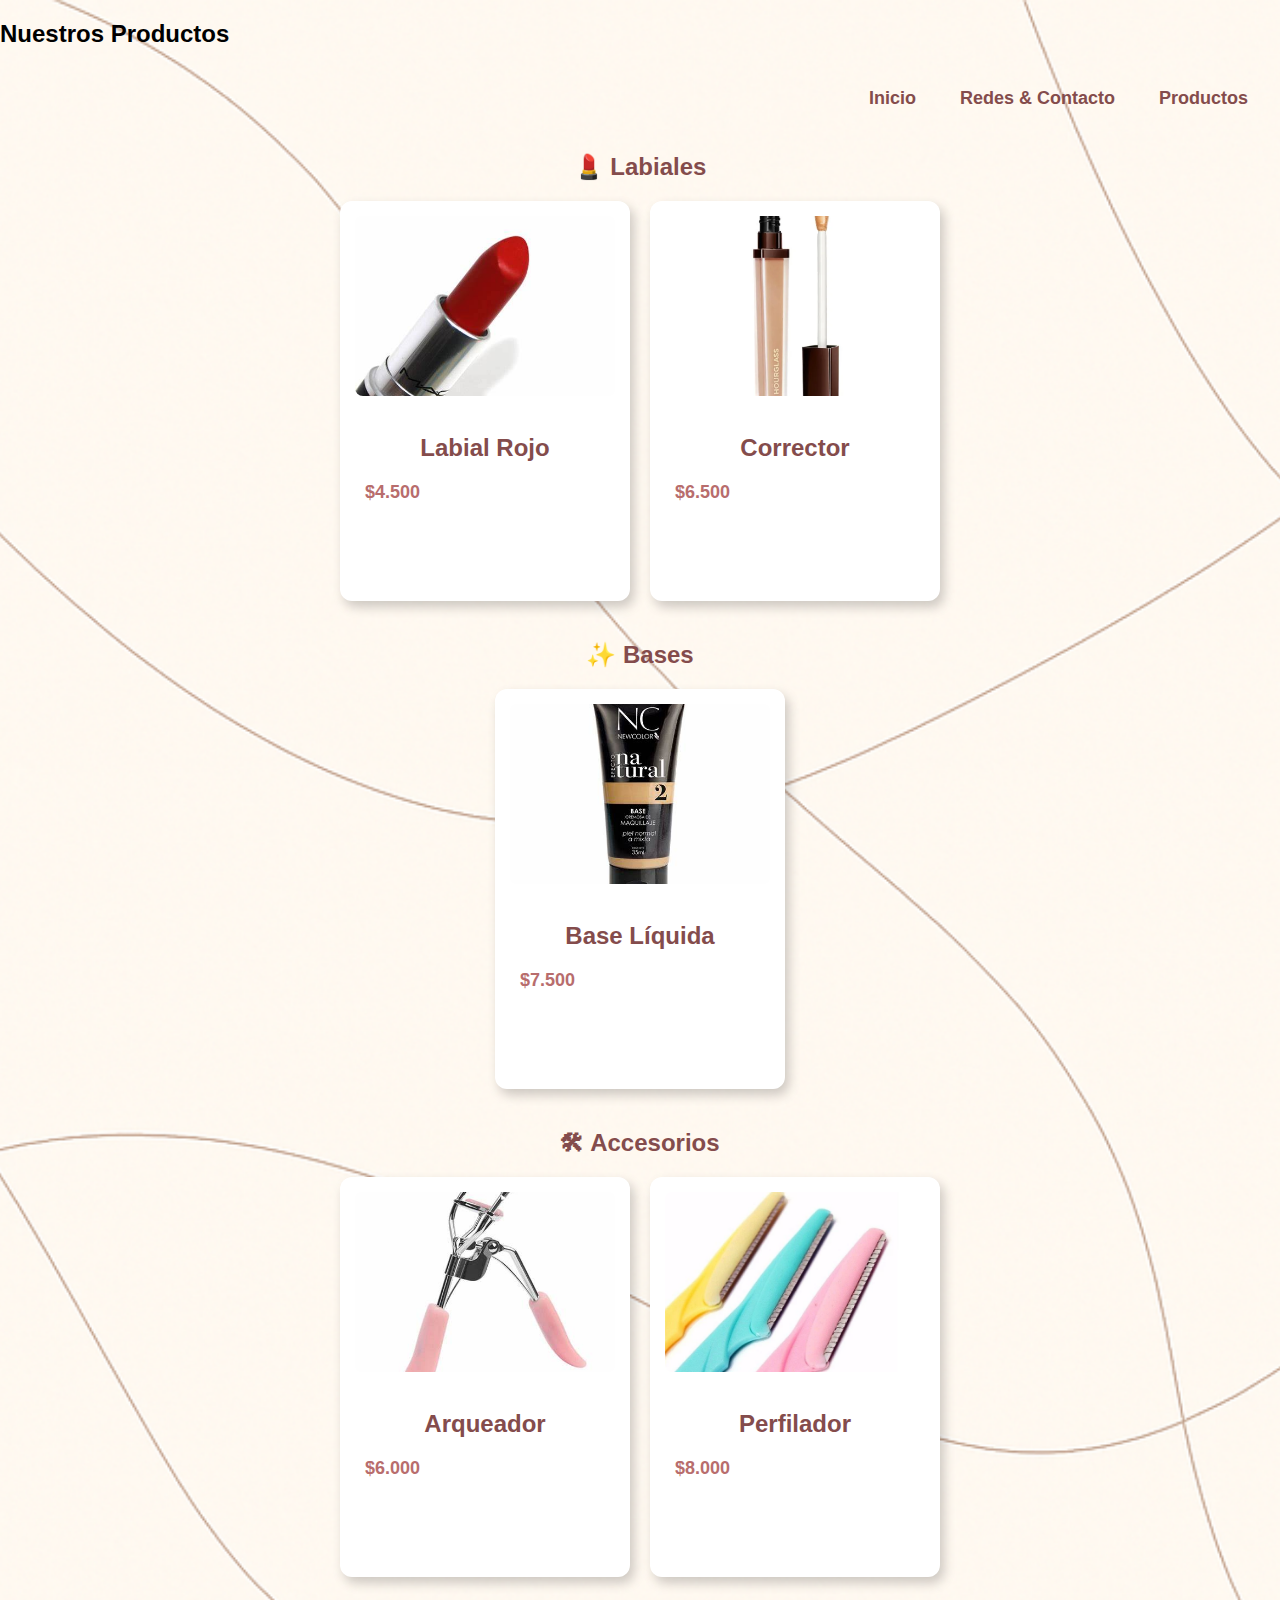
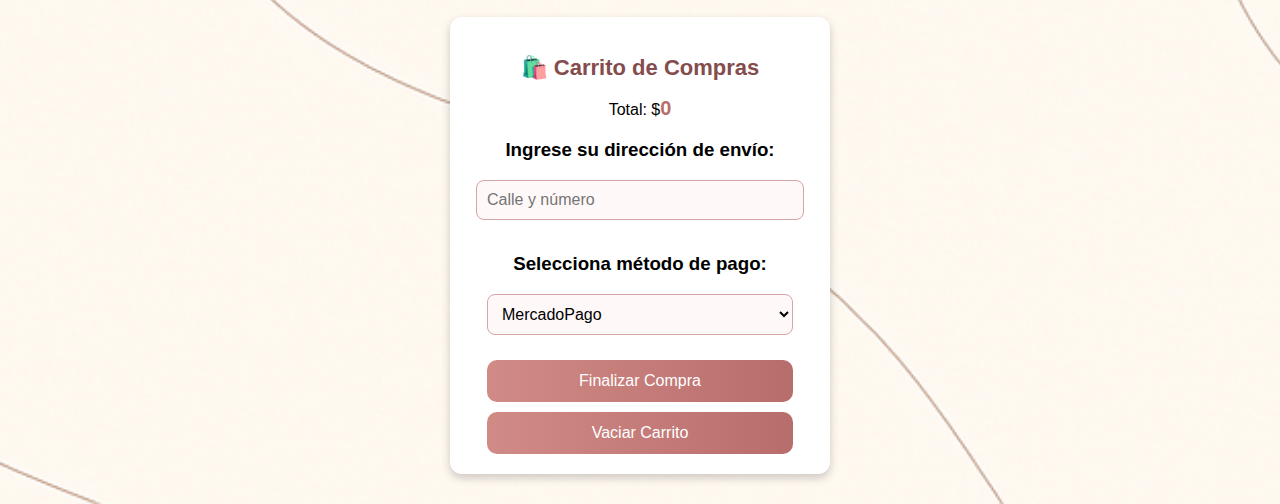
<file: productos.html>
<!DOCTYPE html>
<html lang="es">
<head>
    <meta charset="UTF-8">
    <meta name="viewport" content="width=device-width, initial-scale=1.0">
    <title>GlowGirls Makeup - Productos</title>
    <link rel="stylesheet" href="style.css">
    <script defer src="script.js"></script>
</head>
<body>

    <!-- 💄 productos -->
<section id="productos">
    <h2>Nuestros Productos</h2>
        <nav>
            <ul class="nav-links">
                <li><a href="index.html">Inicio</a></li>
                <li><a href="redes.html">Redes & Contacto</a></li>
                <li><a href="productos.html">Productos</a></li>
            </ul>
        </nav>

    <div class="categoria">
        <h3>💄 Labiales</h3>
        <div class="grid">
            <div class="producto" onclick="toggleExpand(this)">
                <div class="producto-imagen">
                    <img src="images/Labial.png" alt="Labial Rojo">
                </div>
                <div class="producto-info">
                    <h3>Labial Rojo</h3>
                    <p class="precio">$4.500</p>
                    <div class="detalle">
                        <p>Labial de larga duración con color intenso.</p>
                        <button class="btn-comprar" onclick="agregarAlCarrito('Labial Rojo', 4500)">🛍️ Añadir al Carrito</button>
                    </div>
                </div>
            </div>

            <div class="producto" onclick="toggleExpand(this)">
                <div class="producto-imagen">
                    <img src="images/Corrector.png" alt="Corrector">
                </div>
                <div class="producto-info">
                    <h3>Corrector</h3>
                    <p class="precio">$6.500</p>
                    <div class="detalle">
                        <p>Corrector con alta cobertura y textura ligera.</p>
                        <button class="btn-comprar" onclick="agregarAlCarrito('Corrector', 6500)">🛍️ Añadir al Carrito</button>
                    </div>
                </div>
            </div>
        </div>
    </div>

    <div class="categoria">
        <h3>✨ Bases</h3>
        <div class="grid">
            <div class="producto" onclick="toggleExpand(this)">
                <div class="producto-imagen">
                    <img src="images/Base.png" alt="Base Líquida">
                </div>
                <div class="producto-info">
                    <h3>Base Líquida</h3>
                    <p class="precio">$7.500</p>
                    <div class="detalle">
                        <p>Base hidratante con acabado natural y cobertura media.</p>
                        <button class="btn-comprar" onclick="agregarAlCarrito('Base Líquida', 7500)">🛍️ Añadir al Carrito</button>
                    </div>
                </div>
            </div>
        </div>
    </div>

    <div class="categoria">
        <h3>🛠 Accesorios</h3>
        <div class="grid">
            <div class="producto" onclick="toggleExpand(this)">
                <div class="producto-imagen">
                    <img src="images/Arqueador.png" alt="Arqueador">
                </div>
                <div class="producto-info">
                    <h3>Arqueador</h3>
                    <p class="precio">$6.000</p>
                    <div class="detalle">
                        <p>Arqueador de pestañas para un rizado perfecto.</p>
                        <button class="btn-comprar" onclick="agregarAlCarrito('Arqueador', 6000)">🛍️ Añadir al Carrito</button>
                    </div>
                </div>
            </div>

            <div class="producto" onclick="toggleExpand(this)">
                <div class="producto-imagen">
                    <img src="images/Perfilador.png" alt="Perfilador">
                </div>
                <div class="producto-info">
                    <h3>Perfilador</h3>
                    <p class="precio">$8.000</p>
                    <div class="detalle">
                        <p>Perfilador preciso para definir tus cejas y labios.</p>
                        <button class="btn-comprar" onclick="agregarAlCarrito('Perfilador', 8000)">🛍️ Añadir al Carrito</button>
                    </div>
                </div>
            </div>
        </div>
    </div>
</section>

    <!-- 🛍️ Ventana emergente de producto -->
    <div id="modalProducto" class="modal">
        <div class="modal-contenido">
            <h2 id="tituloProducto"></h2>
            <p id="descripcionProducto"></p>
        </div>
    </div>

<!-- 🛒 Carrito de compras -->
<section id="carritoVisible">
    <h2>🛍️ Carrito de Compras</h2>
    <div id="listaCarrito"></div>
    <p>Total: $<span id="totalCarrito">0</span></p>

    <!-- 📦 Métodos de envío -->
    <h3>Ingrese su dirección de envío:</h3>
    <input type="text" id="direccionEnvio" placeholder="Calle y número">

    <!-- 💳 Métodos de pago -->
    <h3>Selecciona método de pago:</h3>
    <select id="metodoPago">
        <option value="mercadopago">MercadoPago</option>
        <option value="tarjeta">Tarjeta de crédito</option>
        <option value="Efectivo">Efectivo</option>
    </select>

    <button onclick="comprar()">Finalizar Compra</button>
    <button onclick="vaciarCarrito()">Vaciar Carrito</button>
</section>



</body>
</html>
</file>
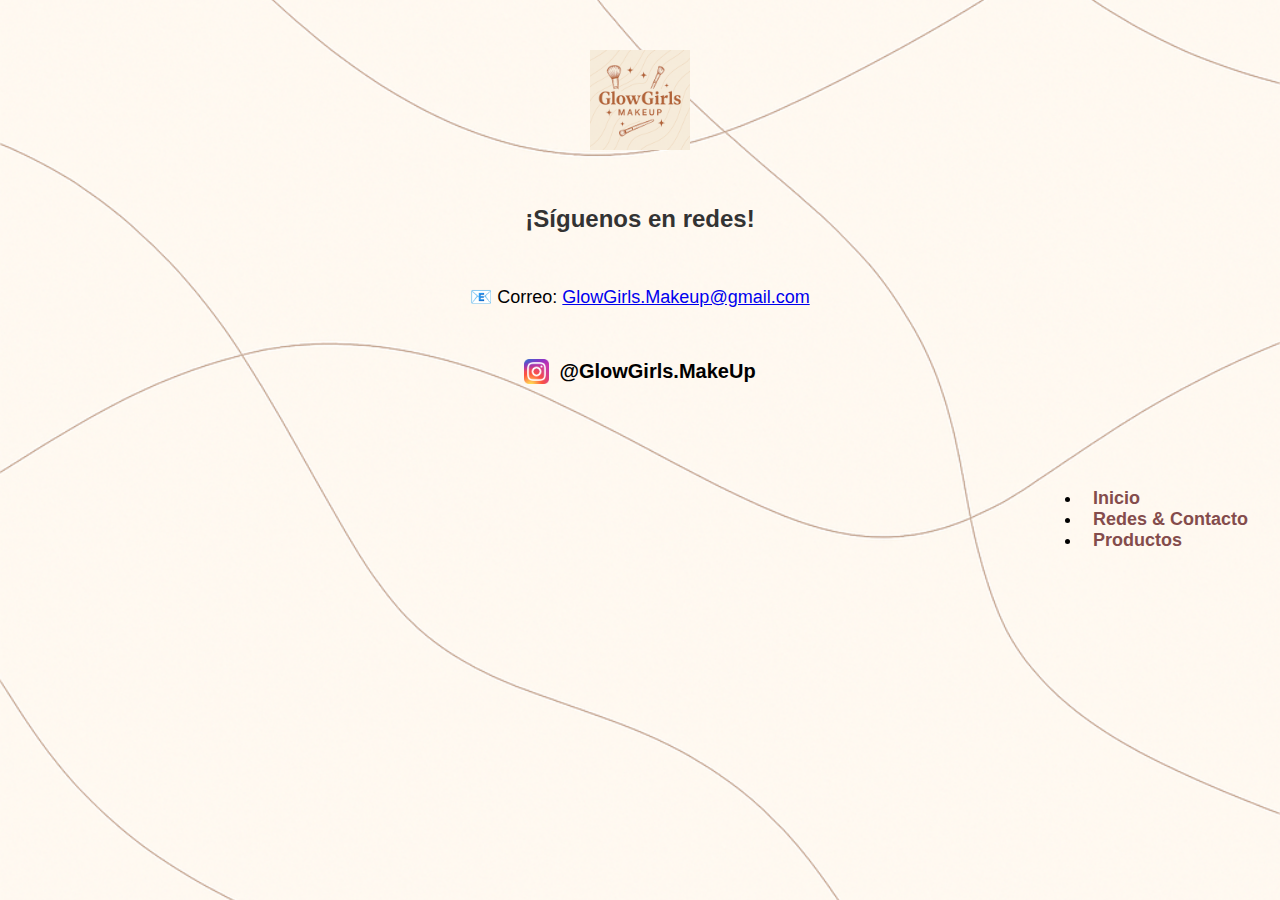
<file: redes.html>
<!DOCTYPE html>
<html lang="es">
<head>
    <meta charset="UTF-8">
    <meta name="viewport" content="width=device-width, initial-scale=1.0">
    <title>GlowGirls Makeup - Redes</title>
    <link rel="stylesheet" href="style.css">
</head>

<body>
    <section id="contacto">
    <div class="contacto-container">
        <img src="images/Logo.png" alt="GlowGirls Makeup Logo" class="logo">
        <h2 class="titulo-contacto">¡Síguenos en redes!</h2>
        <p>
            📧 Correo: <a href="mailto:GlowGirls.Makeup@gmail.com">GlowGirls.Makeup@gmail.com</a>
        </p>
        <p>
            <a href="https://www.instagram.com/GlowGirls.MakeUp" target="_blank" class="instagram-link">
                <img src="images/instagram.png" alt="Instagram">
                @GlowGirls.MakeUp
            </a>
        </p>
    </div>
</section>
    
    <!-- Ventanas -->
    <header>
        <nav class="nav-links">
        <ul>
                <li><a href="index.html">Inicio</a></li>
                <li><a href="redes.html">Redes & Contacto</a></li>
                <li><a href="productos.html">Productos</a></li>
            </ul>
        </nav>
    </header>

</body>
</html>
</file>
<file: style.css>
/* 🎨 Estilo General */
body {
    font-family: Arial, sans-serif;
    background-color: #f7eddc; /* Beige suave */
    color: #000000;
    margin: 0;
    padding: 0;
    background-image: url('images/Fondo.png');
    background-size: cover;
    background-position: center;
    background-repeat: no-repeat;
}

/* 🏠 Estilos para la Portada */
#portada {
    display: flex;
    flex-direction: column;
    justify-content: center;
    align-items: center;
    height: 100vh;
    background: linear-gradient(to bottom, #f7eddc, #b58e72);
    text-align: center;
    position: relative;
}

#portada video {
    position: absolute;
    width: 100%;
    height: 100%;
    object-fit: cover;
    z-index: -1;
}

#portada h1 {
    font-size: 2.8rem;
    color: white;
    text-shadow: 2px 2px 10px rgba(0, 0, 0, 0.3);
}

#botonAccion {
    margin-top: 20px;
    padding: 12px 24px;
    font-size: 18px;
    background-color: #b58e72;
    color: white;
    border: none;
    border-radius: 8px;
    cursor: pointer;
    transition: transform 0.3s ease, background 0.3s ease;
}

#botonAccion:hover {
    background-color: #8f6b54;
    transform: scale(1.1);
}

.contacto-container {
    text-align: center;
    display: flex;
    flex-direction: column;
    align-items: center;
    gap: 15px;
    padding: 50px;
}

/* 🌐 REDES */
.titulo-contacto {
    font-size: 24px;
    font-weight: bold;
    font-family: "Poppins", sans-serif;
    color: #333;
}

.contacto-container p {
    font-size: 18px;
    font-family: "Poppins", sans-serif;
}

.instagram-link {
    display: flex;
    align-items: center;
    gap: 10px;
    text-decoration: none;
    font-size: 20px;
    font-weight: bold;
    color: #000;
}

.instagram-link img {
    width: 25px;
    height: 25px;
}

.logo {
    width: 100px;
    height: auto;
    margin-bottom: 20px;
}


/* 🌟 Fondo elegante */
.producto {
    width: 260px;
    height: 370px;
    background: white;
    padding: 15px;
    border-radius: 12px;
    transition: 0.3s ease-in-out;
    box-shadow: 4px 6px 12px rgba(0, 0, 0, 0.2);
    overflow: hidden;
    cursor: pointer;
}

/* 🔄 Expansión de la tarjeta */
.producto.expandido {
    height: 450px; /* Aumenta el tamaño cuando se activa */
}

/* 📄 Ocultar detalles hasta la expansión */
.detalle {
    display: none;
    opacity: 0;
    transition: opacity 0.3s ease-in-out;
}

/* 📄 Mostrar detalles cuando el producto está expandido */
.producto.expandido .detalle {
    display: block;
    opacity: 1;
}


/* 💄 Categorías bien presentadas */
.categoria {
    margin-bottom: 40px;
}

.categoria h3 {
    font-size: 24px;
    font-weight: bold;
    color: #844c4c;
    margin-bottom: 20px;
}

/* 🛍️ Tarjetas de productos */
.grid {
    display: flex;
    flex-wrap: wrap;
    justify-content: center;
    gap: 20px;
}

.producto {
    width: 260px;
    height: 370px;
    background: white;
    padding: 15px;
    border-radius: 12px;
    transition: 0.3s ease-in-out;
    box-shadow: 4px 6px 12px rgba(0, 0, 0, 0.2);
    overflow: hidden;
}

.producto:hover {
    transform: scale(1.05);
}

/* 📷 Imagen del producto */
.producto-imagen img {
    width: 100%;
    height: 180px;
    object-fit: cover;
    border-radius: 8px;
}

/* ✨ Información del producto */
.producto-info {
    padding: 10px;
}

.producto-info h3 {
    font-size: 20px;
    font-weight: bold;
    margin-bottom: 5px;
}

.precio {
    font-size: 18px;
    color: #b86d6d;
    font-weight: bold;
}

/* 🎨 Botón de compra */
.btn-comprar {
    background: #d18b86;
    color: white;
    border: none;
    padding: 10px;
    border-radius: 8px;
    cursor: pointer;
    font-size: 16px;
    transition: 0.3s ease-in-out;
}

.btn-comprar:hover {
    background: #b86d6d;
    transform: scale(1.05);
}

.categoria {
    margin-bottom: 40px;
}

.categoria h3 {
    font-size: 24px;
    font-weight: bold;
    color: #844c4c;
    margin-bottom: 20px;
    text-align: center;
}

.grid {
    display: flex;
    flex-wrap: wrap;
    justify-content: center;
    gap: 20px;
}

.producto {
    width: 260px;
    height: 370px;
    background: white;
    padding: 15px;
    border-radius: 12px;
    transition: 0.3s ease-in-out;
    box-shadow: 4px 6px 12px rgba(0, 0, 0, 0.2);
    overflow: hidden;
    cursor: pointer;
}

/* Expansión de la tarjeta */
.producto.expandido {
    height: 450px;
}

/* Ocultar detalles hasta la expansión */
.detalle {
    display: none;
    opacity: 0;
    transition: opacity 0.3s ease-in-out;
}

/* Mostrar detalles cuando el producto está expandido */
.producto.expandido .detalle {
    display: block;
    opacity: 1;
}

/* 🛒 CARRITO */

.modal {
    display: none;
    position: fixed;
    z-index: 1000;
    left: 0;
    top: 0;
    width: 100%;
    height: 100%;
    background-color: rgba(0, 0, 0, 0.5);
}

.modal-contenido {
    background: white;
    padding: 20px;
    margin: auto;
    width: 50%;
    position: relative;
    top: 20%;
    text-align: center;
    border-radius: 10px;
    box-shadow: 2px 4px 10px rgba(0, 0, 0, 0.3);
}

.cerrar {
    position: absolute;
    top: 10px;
    right: 20px;
    font-size: 25px;
    cursor: pointer;
}

button {
    background: #d18b86;
    color: white;
    border: none;
    padding: 10px;
    border-radius: 8px;
    cursor: pointer;
    font-size: 16px;
    transition: 0.3s ease-in-out;
}

button:hover {
    background: #b86d6d;
    transform: scale(1.05);
}

/* 🛒 CARRITO VISIBLE*/

#carritoVisible {
    background: #ffffff;
    padding: 20px;
    border-radius: 12px;
    box-shadow: 0px 4px 10px rgba(0, 0, 0, 0.2);
    text-align: center;
    width: 340px;
    margin: 30px auto;
    font-family: "Poppins", sans-serif;
}

#carritoVisible h2 {
    font-size: 22px;
    font-weight: bold;
    color: #844c4c;
    margin-bottom: 15px;
}

.carrito-item {
    display: flex;
    justify-content: space-between;
    align-items: center;
    background: #f8e8e8;
    padding: 8px 12px;
    border-radius: 8px;
    margin: 5px 0;
}

.carrito-item p {
    font-size: 16px;
    font-weight: bold;
    color: #6a3d3d;
}

.carrito-item button {
    background: none;
    border: none;
    color: #d18b86;
    font-size: 18px;
    cursor: pointer;
}

#totalCarrito {
    font-size: 20px;
    font-weight: bold;
    color: #b86d6d;
}

/* 📦 Diseño mejorado para selectores */
select {
    width: 90%;
    padding: 10px;
    border-radius: 8px;
    border: 1px solid #d6a5a5;
    background: #fff8f8;
    font-size: 16px;
    margin-bottom: 15px;
}

/* 🎨 Botones estilizados */

button {
    background: linear-gradient(90deg, #d18b86, #b86d6d);
    color: white;
    border: none;
    padding: 12px;
    border-radius: 10px;
    cursor: pointer;
    font-size: 16px;
    transition: 0.3s ease-in-out;
    width: 90%;
    margin-top: 10px;
}

button:hover {
    background: #b86d6d;
    transform: scale(1.05);
}

/* 🔹 Contenedor de los enlaces de navegación */
.nav-links {
    display: flex; /* Coloca los enlaces en línea */
    justify-content: flex-end; /* Los mueve hacia la derecha */
    list-style: none; /* Elimina los puntos negros */
    padding: 20px;
    gap: 20px; /* Espaciado entre los enlaces */
}

/* 🔹 Diseño de los enlaces */
.nav-links a {
    color: #844c4c; /* Color moderno */
    text-decoration: none; /* Elimina el subrayado */
    font-size: 18px;
    font-weight: bold;
    padding: 8px 12px;
    border-radius: 8px;
    transition: 0.3s ease-in-out;
}

.nav-links a:hover {
    background: #f8e8e8; /* Efecto visual al pasar el cursor */
    transform: scale(1.05);
}

/* 📍 Direcciones */
input#direccionEnvio {
    width: 90%;
    padding: 10px;
    border-radius: 8px;
    border: 1px solid #d6a5a5;
    background: #fff8f8;
    font-size: 16px;
    margin-bottom: 15px;
}

a#mapaLink {
    display: block;
    margin-top: 10px;
    font-size: 16px;
    color: #d18b86;
    text-decoration: none;
}

a#mapaLink:hover {
    color: #b86d6d;
}

.video-fondo {
    position: fixed;
    top: 0;
    left: 0;
    width: 100%;
    height: 100vh;
    z-index: -1;
    overflow: hidden;
}

video {
    width: 100%;
    height: 100%;
    object-fit: cover; /* ✅ Ajusta el tamaño correctamente */
}
</file>
